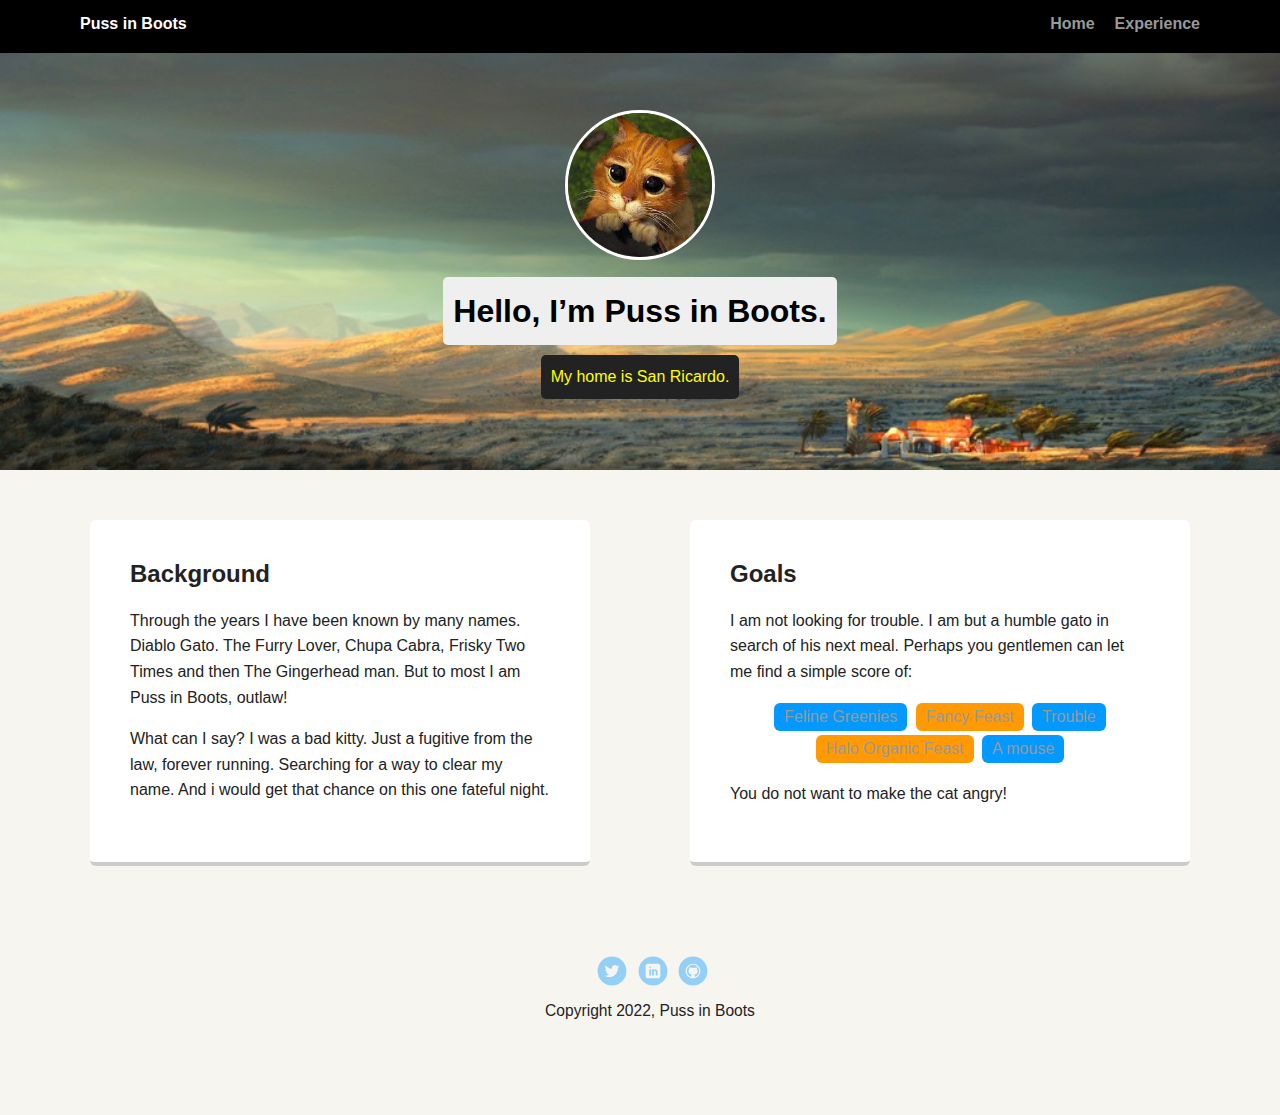
<file: index.html>
<!doctype html>
<html lang="en">
<head>
  <meta charset="utf-8">
  <title>Puss in Boots' Profile</title>
  <meta name="viewport" content="width=device-width, initial-scale=1.0">
  <link rel="stylesheet" href="styles.css">
  <link href="#" rel="stylesheet"></head>
  <body>

    <div class="main-nav">
        <ul class="nav">
          <li class="name">Puss in Boots</li>
          <li><a href="index.html">Home</a></li>
          <li><a href="experience.html">Experience</a></li>
        </ul>
    </div>

    <header>
      <img src="images/PussInBoots.jpeg" alt="Photo of Puss in Boots" class="profile-image">
      <h1 class="tag name">Hello, I’m Puss in Boots.</h1>
      <p class="tag location">My home is San Ricardo.</p>
    </header>

    <main class="flex">
      <div class="card">
        <h2>Background</h2>
        <p>Through the years I have been known by many names. Diablo Gato. The Furry Lover, Chupa Cabra, Frisky Two Times and then The Gingerhead man. But to most I am Puss in Boots, outlaw!</p>
        <p>What can I say? I was a bad kitty. Just a fugitive from the law, forever running. Searching for a way to clear my name. And i would get that chance on this one fateful night.</p>
      </div>

      <div class="card">
        <h2>Goals</h2>
        <p>I am not looking for trouble. I am but a humble gato in search of his next meal. Perhaps you gentlemen can let me find a simple score of:</p>
        <ul class="skills">
          <li><a href="Feline_Greenies.html">Feline Greenies</a></li>
          <li><a href="Fancy_Feast.html">Fancy Feast</a></li>
          <li><a href="trouble.html">Trouble</a></li>
          <li><a href="halo.html">Halo Organic Feast</a></li>
          <li><a href="mouse.html">A mouse</a></li>
        </ul>
        <p>You do not want to make the cat angry!</p>
      </div>

    </main>
    <footer>
      <ul>
        <li><a href="http://twitter.com/bishop341b" target="_blank" class="social twitter">Twitter</a></li>
        <li><a href="http://www.linkedin.com/in/spencer341b" target="_blank" class="social linkedin">LinkedIn</a></li>
        <li><a href="https://github.com/Bishop341b" target="_blank" class="social github">Github</a></li>
      </ul>
      <p class="copyright">Copyright 2022, Puss in Boots</p>
    </footer>
  </body>
  </html>
</file>
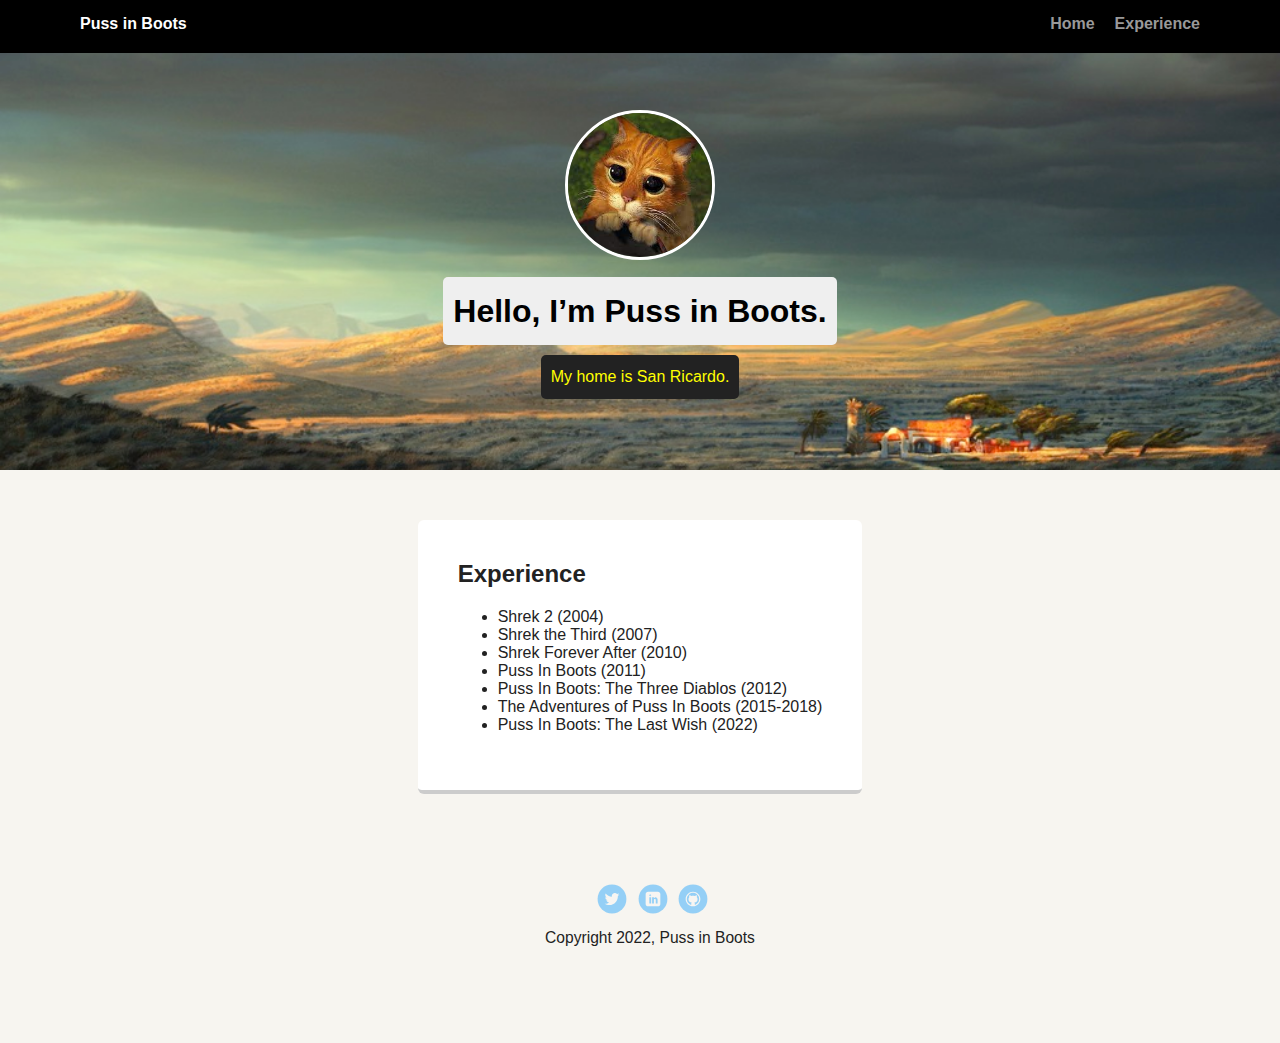
<file: experience.html>
<!doctype html>
<html lang="en">
<head>
  <meta charset="utf-8">
  <title>Puss in Boots' Profile</title>
  <meta name="viewport" content="width=device-width, initial-scale=1.0">
  <link rel="stylesheet" href="styles.css">
  <link href="#" rel="stylesheet"></head>
  <body>

    <div class="main-nav">
        <ul class="nav">
          <li class="name">Puss in Boots</li>
          <li><a href="index.html">Home</a></li>
          <li><a href="experience.html">Experience</a></li>
        </ul>
    </div>

    <header>
      <img src="images/PussInBoots.jpeg" alt="Photo of Puss in Boots" class="profile-image">
      <h1 class="tag name">Hello, I’m Puss in Boots.</h1>
      <p class="tag location">My home is San Ricardo.</p>
    </header>

    <main class="flex">
      <div class="card">
        <h2>Experience</h2>
        <ul>
          <li>Shrek 2 (2004)</li>
          <li>Shrek the Third (2007)</li>
          <li>Shrek Forever After (2010)</li>
          <li>Puss In Boots (2011)</li>
          <li>Puss In Boots: The Three Diablos (2012)</li>
          <li>The Adventures of Puss In Boots (2015-2018)</li>
          <li>Puss In Boots: The Last Wish (2022)</li>
        </ul>
      </div>

    </main>
    <footer>
      <ul>
        <li><a href="http://twitter.com/bishop341b" target="_blank" class="social twitter">Twitter</a></li>
        <li><a href="http://www.linkedin.com/in/spencer341b" target="_blank" class="social linkedin">LinkedIn</a></li>
        <li><a href="https://github.com/Bishop341b" target="_blank" class="social github">Github</a></li>
      </ul>
      <p class="copyright">Copyright 2022, Puss in Boots</p>
    </footer>
  </body>
  </html>
</file>
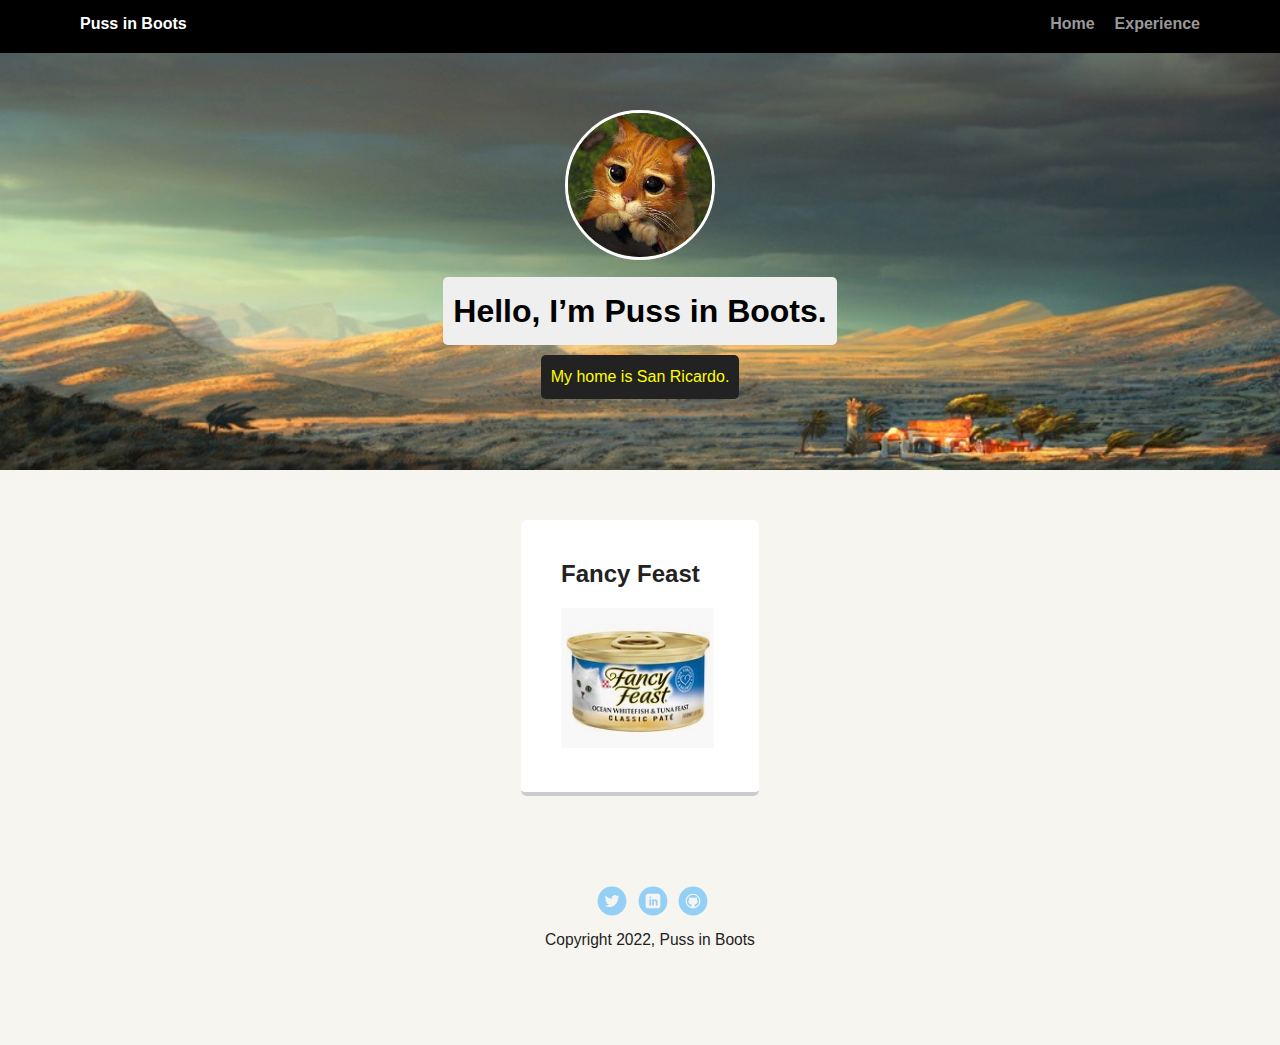
<file: Fancy_Feast.html>
<!doctype html>
<html lang="en">
<head>
  <meta charset="utf-8">
  <title>Puss in Boots' Profile</title>
  <meta name="viewport" content="width=device-width, initial-scale=1.0">
  <link rel="stylesheet" href="styles.css">
  <link href="#" rel="stylesheet"></head>
  <body>

    <div class="main-nav">
        <ul class="nav">
          <li class="name">Puss in Boots</li>
          <li><a href="index.html">Home</a></li>
          <li><a href="experience.html">Experience</a></li>
        </ul>
    </div>

    <header>
      <img src="images/PussInBoots.jpeg" alt="Photo of Puss in Boots" class="profile-image">
      <h1 class="tag name">Hello, I’m Puss in Boots.</h1>
      <p class="tag location">My home is San Ricardo.</p>
    </header>

    <main class="flex">
      <div class="card">
        <h2>Fancy Feast</h2>
        <img src="images/FancyFeast.jpeg" alt="Photo of Fancy Feast">
      </div>

    </main>
    <footer>
      <ul>
        <li><a href="http://twitter.com/bishop341b" target="_blank" class="social twitter">Twitter</a></li>
        <li><a href="http://www.linkedin.com/in/spencer341b" target="_blank" class="social linkedin">LinkedIn</a></li>
        <li><a href="https://github.com/Bishop341b" target="_blank" class="social github">Github</a></li>
      </ul>
      <p class="copyright">Copyright 2022, Puss in Boots</p>
    </footer>
  </body>
  </html>
</file>
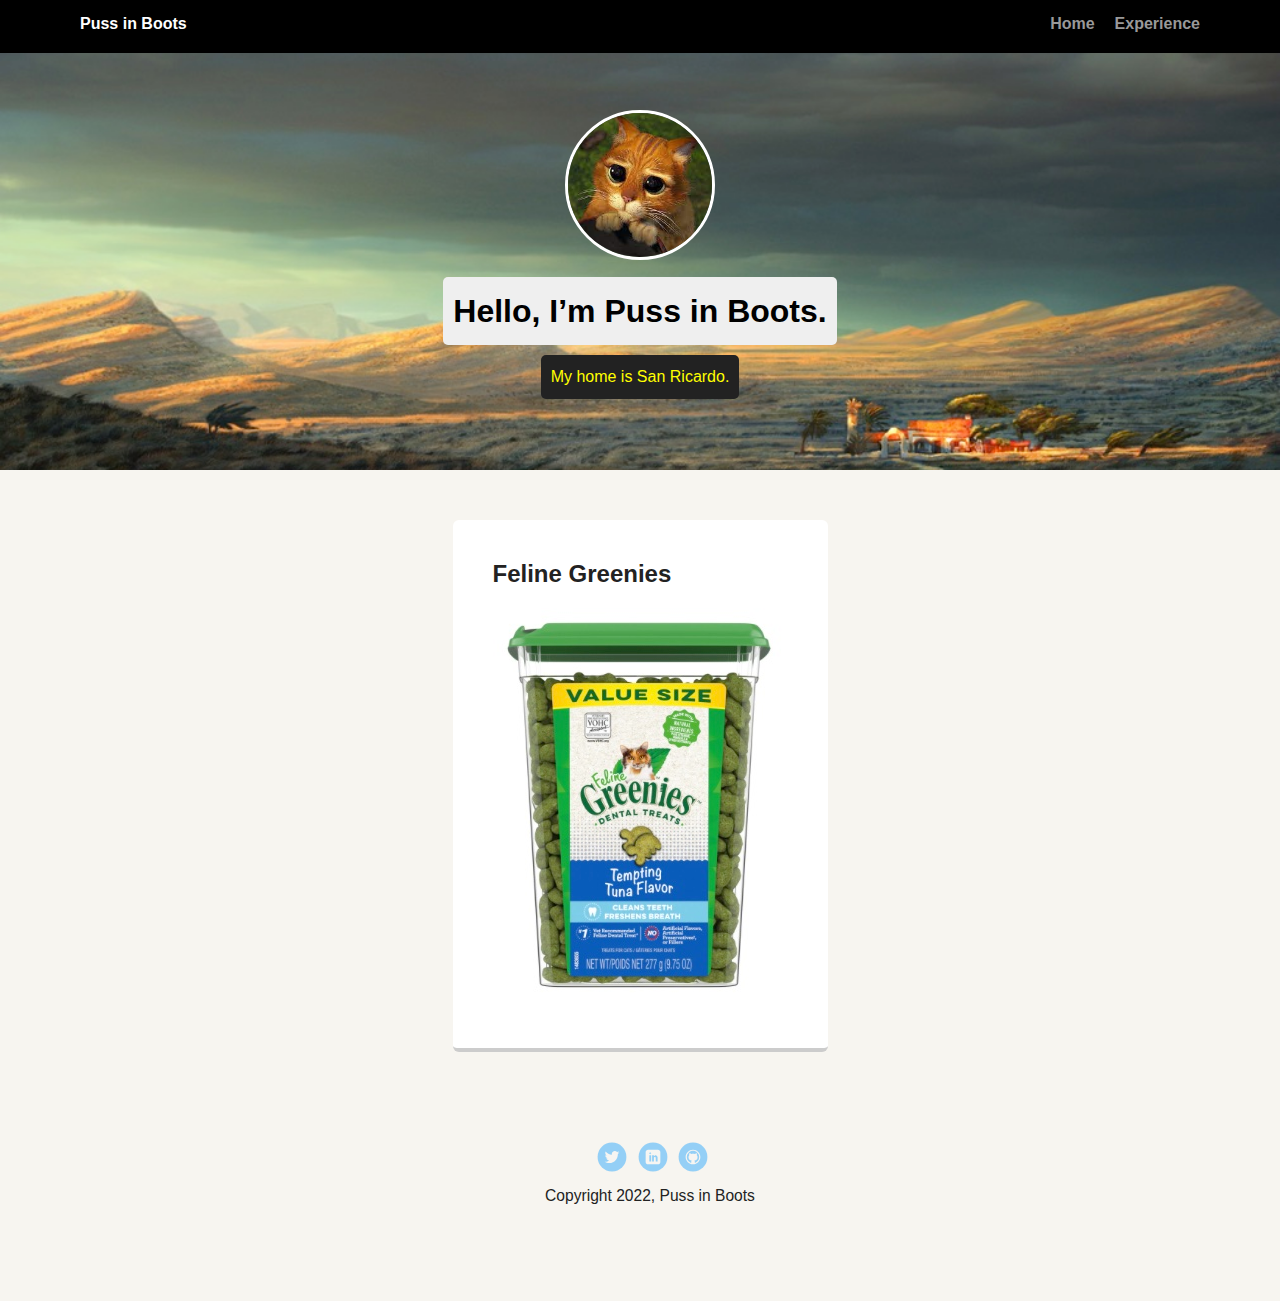
<file: Feline_Greenies.html>
<!doctype html>
<html lang="en">
<head>
  <meta charset="utf-8">
  <title>Puss in Boots' Profile</title>
  <meta name="viewport" content="width=device-width, initial-scale=1.0">
  <link rel="stylesheet" href="styles.css">
  <link href="#" rel="stylesheet"></head>
  <body>

    <div class="main-nav">
        <ul class="nav">
          <li class="name">Puss in Boots</li>
          <li><a href="index.html">Home</a></li>
          <li><a href="experience.html">Experience</a></li>
        </ul>
    </div>

    <header>
      <img src="images/PussInBoots.jpeg" alt="Photo of Puss in Boots" class="profile-image">
      <h1 class="tag name">Hello, I’m Puss in Boots.</h1>
      <p class="tag location">My home is San Ricardo.</p>
    </header>

    <main class="flex">
      <div class="card">
        <h2>Feline Greenies</h2>
        <img src="images/greenies.jpeg" alt="Photo of Feline Greenies">
      </div>

    </main>
    <footer>
      <ul>
        <li><a href="http://twitter.com/bishop341b" target="_blank" class="social twitter">Twitter</a></li>
        <li><a href="http://www.linkedin.com/in/spencer341b" target="_blank" class="social linkedin">LinkedIn</a></li>
        <li><a href="https://github.com/Bishop341b" target="_blank" class="social github">Github</a></li>
      </ul>
      <p class="copyright">Copyright 2022, Puss in Boots</p>
    </footer>
  </body>
  </html>
</file>
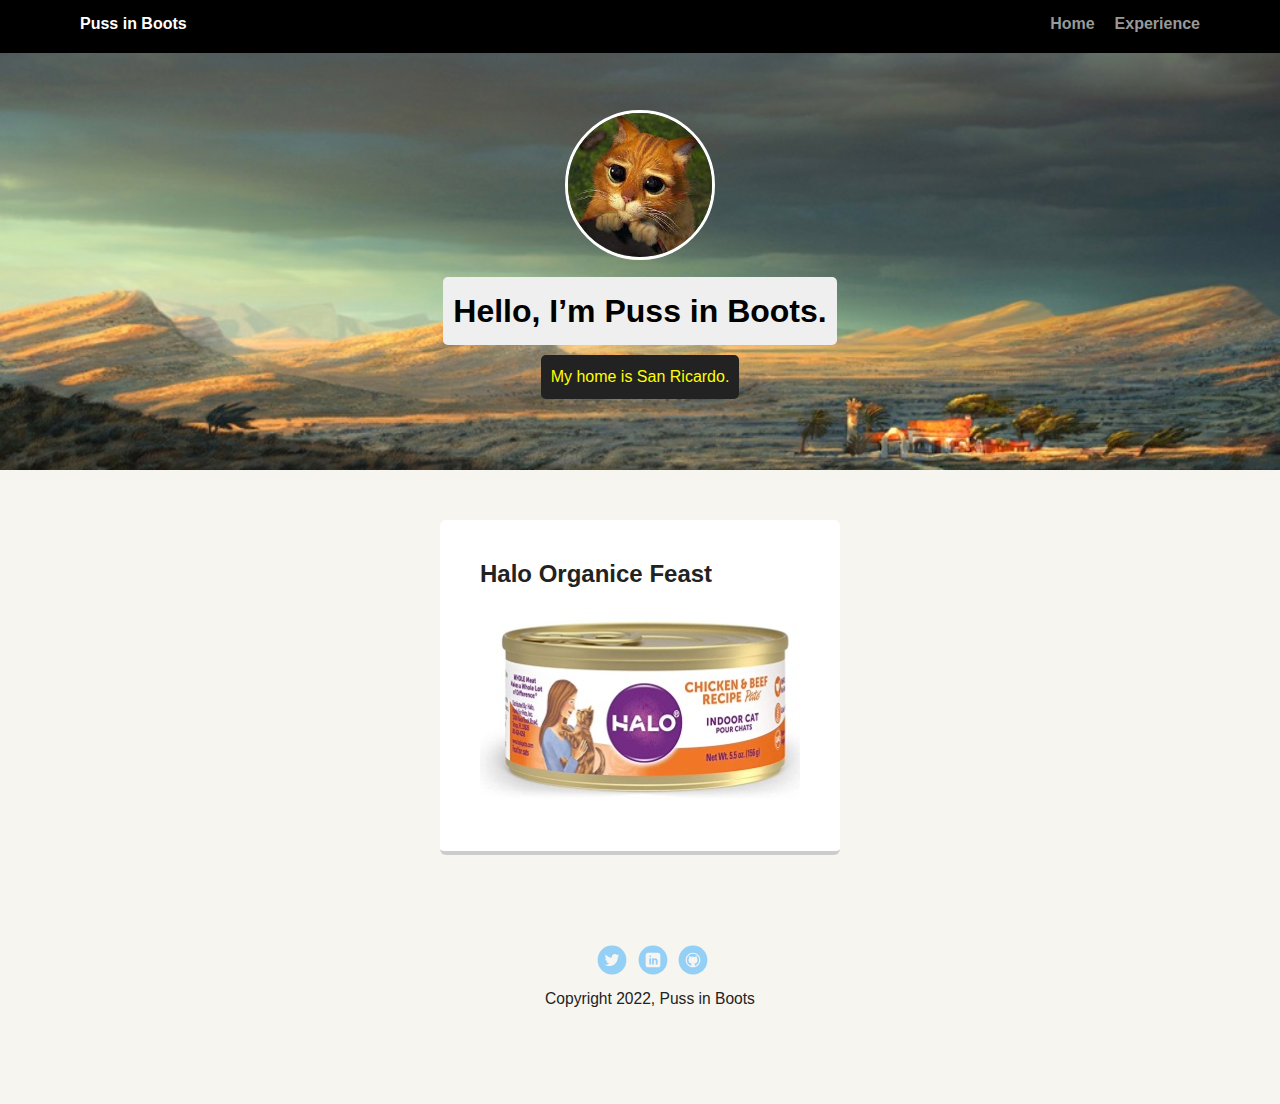
<file: halo.html>
<!doctype html>
<html lang="en">
<head>
  <meta charset="utf-8">
  <title>Puss in Boots' Profile</title>
  <meta name="viewport" content="width=device-width, initial-scale=1.0">
  <link rel="stylesheet" href="styles.css">
  <link href="#" rel="stylesheet"></head>
  <body>

    <div class="main-nav">
        <ul class="nav">
          <li class="name">Puss in Boots</li>
          <li><a href="index.html">Home</a></li>
          <li><a href="experience.html">Experience</a></li>
        </ul>
    </div>

    <header>
      <img src="images/PussInBoots.jpeg" alt="Photo of Puss in Boots" class="profile-image">
      <h1 class="tag name">Hello, I’m Puss in Boots.</h1>
      <p class="tag location">My home is San Ricardo.</p>
    </header>

    <main class="flex">
      <div class="card">
        <h2>Halo Organice Feast</h2>
        <img src="images/halo.jpeg" alt="Photo of Halo">
      </div>

    </main>
    <footer>
      <ul>
        <li><a href="http://twitter.com/bishop341b" target="_blank" class="social twitter">Twitter</a></li>
        <li><a href="http://www.linkedin.com/in/spencer341b" target="_blank" class="social linkedin">LinkedIn</a></li>
        <li><a href="https://github.com/Bishop341b" target="_blank" class="social github">Github</a></li>
      </ul>
      <p class="copyright">Copyright 2022, Puss in Boots</p>
    </footer>
  </body>
  </html>
</file>
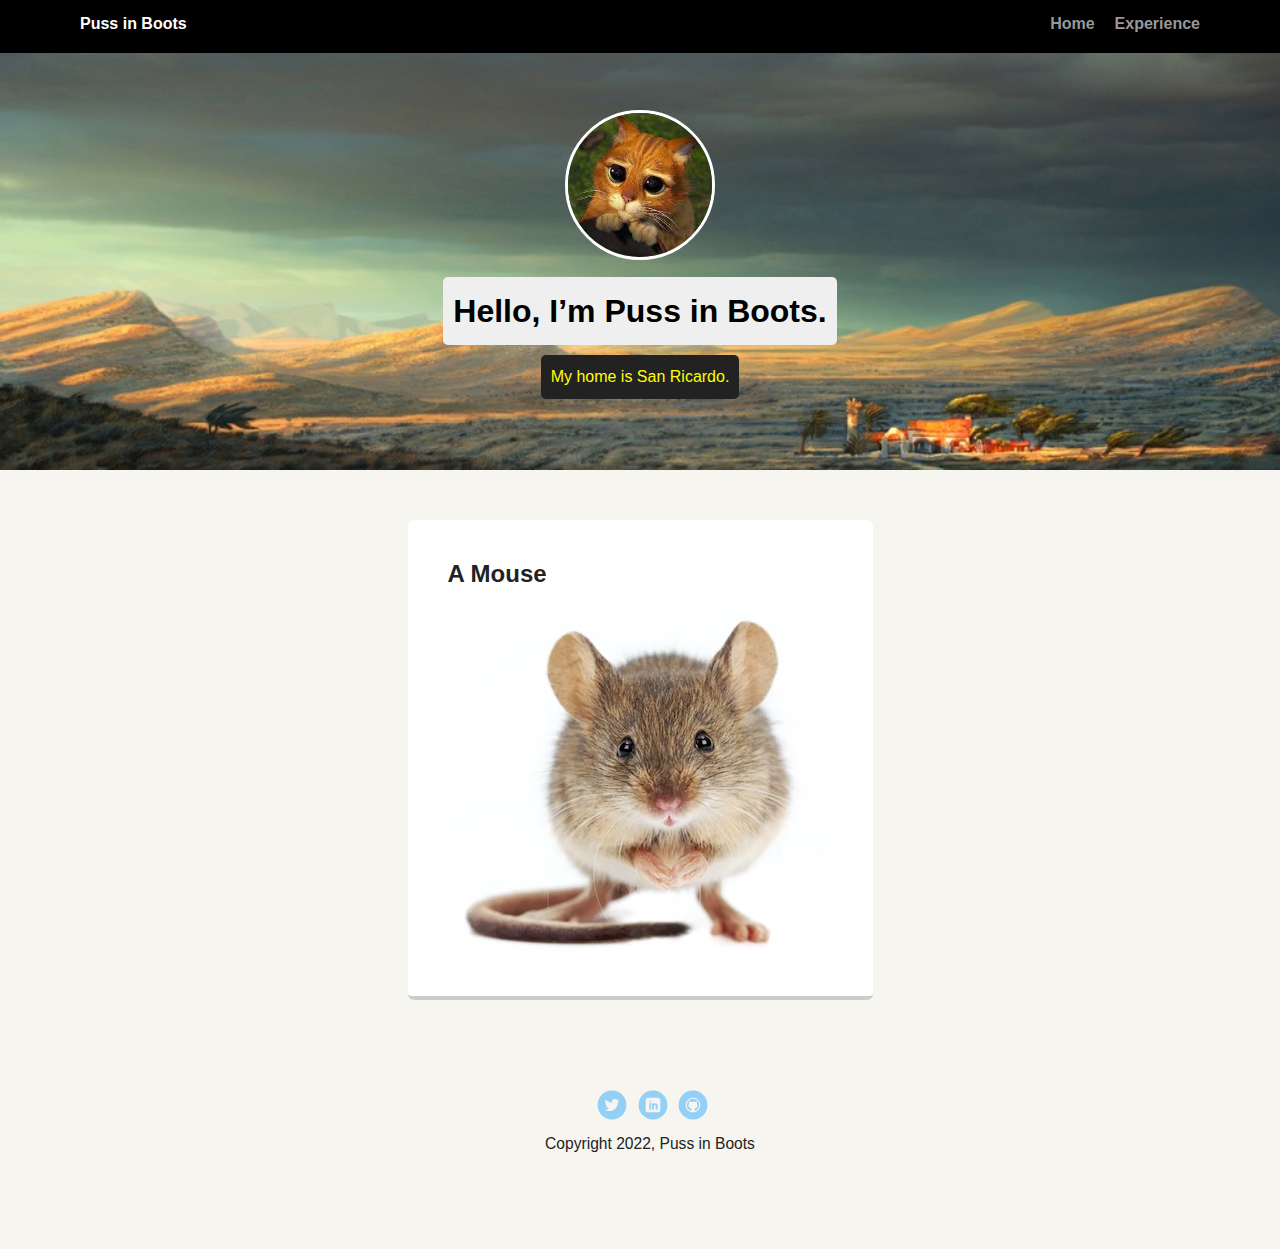
<file: mouse.html>
<!doctype html>
<html lang="en">
<head>
  <meta charset="utf-8">
  <title>Puss in Boots' Profile</title>
  <meta name="viewport" content="width=device-width, initial-scale=1.0">
  <link rel="stylesheet" href="styles.css">
  <link href="#" rel="stylesheet"></head>
  <body>

    <div class="main-nav">
        <ul class="nav">
          <li class="name">Puss in Boots</li>
          <li><a href="index.html">Home</a></li>
          <li><a href="experience.html">Experience</a></li>
        </ul>
    </div>

    <header>
      <img src="images/PussInBoots.jpeg" alt="Photo of Puss in Boots" class="profile-image">
      <h1 class="tag name">Hello, I’m Puss in Boots.</h1>
      <p class="tag location">My home is San Ricardo.</p>
    </header>

    <main class="flex">
      <div class="card">
        <h2>A Mouse</h2>
        <img src="images/mouse.jpeg" alt="A Photo of a Mouse">
      </div>

    </main>
    <footer>
      <ul>
        <li><a href="http://twitter.com/bishop341b" target="_blank" class="social twitter">Twitter</a></li>
        <li><a href="http://www.linkedin.com/in/spencer341b" target="_blank" class="social linkedin">LinkedIn</a></li>
        <li><a href="https://github.com/Bishop341b" target="_blank" class="social github">Github</a></li>
      </ul>
      <p class="copyright">Copyright 2022, Puss in Boots</p>
    </footer>
  </body>
  </html>
</file>
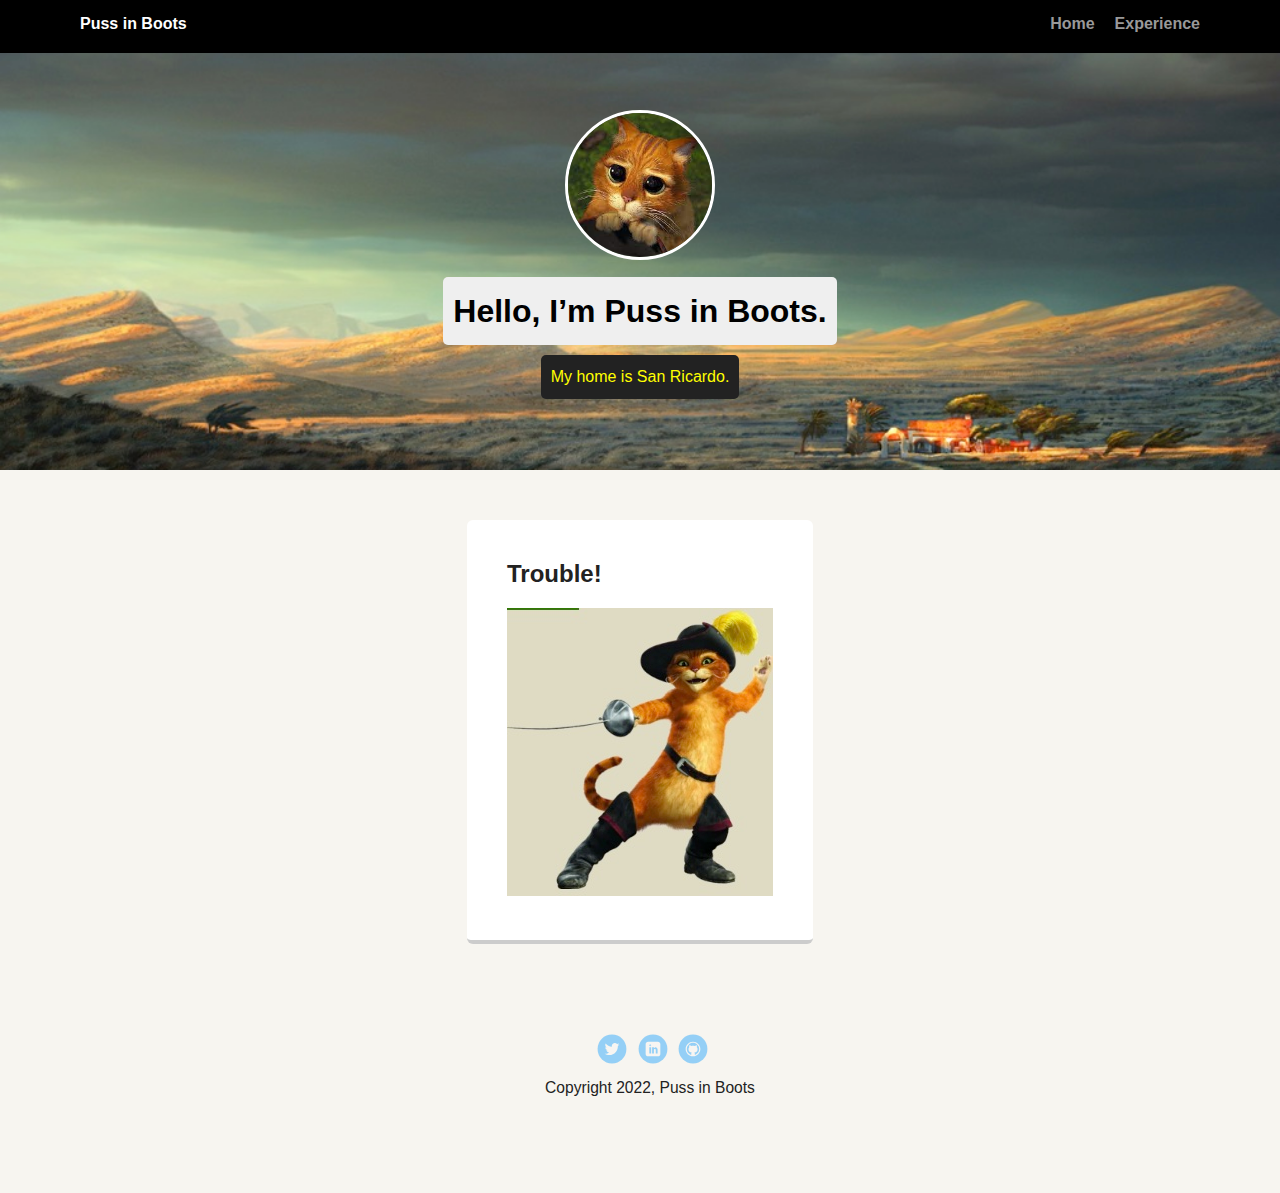
<file: trouble.html>
<!doctype html>
<html lang="en">
<head>
  <meta charset="utf-8">
  <title>Puss in Boots' Profile</title>
  <meta name="viewport" content="width=device-width, initial-scale=1.0">
  <link rel="stylesheet" href="styles.css">
  <link href="#" rel="stylesheet"></head>
  <body>

    <div class="main-nav">
        <ul class="nav">
          <li class="name">Puss in Boots</li>
          <li><a href="index.html">Home</a></li>
          <li><a href="experience.html">Experience</a></li>
        </ul>
    </div>

    <header>
      <img src="images/PussInBoots.jpeg" alt="Photo of Puss in Boots" class="profile-image">
      <h1 class="tag name">Hello, I’m Puss in Boots.</h1>
      <p class="tag location">My home is San Ricardo.</p>
    </header>

    <main class="flex">
      <div class="card">
        <h2>Trouble!</h2>
        <img src="images/trouble.jpeg" alt="Photo of Puss in Boots">
      </div>

    </main>
    <footer>
      <ul>
        <li><a href="http://twitter.com/bishop341b" target="_blank" class="social twitter">Twitter</a></li>
        <li><a href="http://www.linkedin.com/in/spencer341b" target="_blank" class="social linkedin">LinkedIn</a></li>
        <li><a href="https://github.com/Bishop341b" target="_blank" class="social github">Github</a></li>
      </ul>
      <p class="copyright">Copyright 2022, Puss in Boots</p>
    </footer>
  </body>
  </html>
</file>
<file: styles.css>
/* Global Layout Set-up */
* {
  box-sizing: border-box;
}

body {
  margin: 0;
  padding: 0;
  text-align: center;
  font-family: 'Roboto', sans-serif;
  color: #222;
  background: #f7f5f0;
}
/* Link Styles */

a {
  text-decoration: none;
  color: #999;
}
a:hover {
  color: #6633ff;
}

/* Section Styles */

.main-nav {
  width: 100%;
  background: black;
  min-height: 30px;
  padding: 10px;
  position: fixed;
  text-align: center;
}
.nav {
  display: flex;
  justify-content: space-around;
  font-weight: 700;
  list-style-type: none;
  margin: 0 auto;
  padding: 0;
}

.nav .name {
    display: block;
    margin-right: auto;
    color: white;
}
.nav li {
  padding: 5px 10px 10px 10px;
}
.nav a {
  transition: all .5s;
}
.nav a:hover {
  color: white
}

header {
  text-align: center;
  background: url('images/landscape.jpeg') no-repeat top center ;
  background-size: cover;
  overflow: hidden;
  padding-top: 60px;
}
header {
  line-height: 1.5;
}
header .profile-image {
  margin-top: 50px;
  width: 150px;
  height: 150px;
  border-radius: 50%;
  border: 3px solid white;
  transition: all .5s;
}
header .profile-image:hover {
  transform: scale(1.2) rotate(5deg);
}
.tag {
  background-color: #efefef;
  color: black;
  padding: 10px;
  border-radius: 5px;
  display: table;
  margin: 10px auto;
}
.location {
  background-color: #222;
  color: yellow;
}
.card {
  margin: 30px;
  padding: 20px 40px 40px;
  max-width: 500px;
  text-align: left;
  background: #fff;
  border-bottom: 4px solid #ccc;
  border-radius: 6px;
  transition: all .5s;
}
.card:hover {
  border-color: #ff99ff;
}

ul.skills {
  padding: 0;
  text-align: center;
}

.skills li {
  border-radius: 6px;
  display: inline-block;
  background: #ff9904;
  color: white;
  padding: 5px 10px;
  margin: 2px;
}

.skills li:nth-child(odd) {
  background: #0399ff;
}

footer {
  width: 100%;
  min-height: 30px;
  padding: 20px 0 40px 20px;
}

footer .copyright {
  top: -8px;
  font-size: .75em;
}

footer ul {
  list-style-type: none;
  margin: 0;
  padding: 0;
}

footer ul li {
  display: inline-block;
}

a.social {
  display: inline-block;
  text-indent: -9999px;
  margin-left: 5px;
  width: 30px;
  height: 30px;
  background-size: 30px 30px;
  opacity: .4;
  transition: all .5s;
}
a.twitter {
  background-image: url(images/twitter.svg);
}
a.linkedin {
  background-image: url(images/linkedin.svg);
}
a.github {
  background-image: url(images/github.svg);
}
a.social:hover {
  opacity: 1;
}
.clearfix {
  clear: both;
}

/* Styles for larger screens */
@media screen and (min-width: 720px) {

  .flex {
      display: -ms-flexbox;      /* TWEENER - IE 10 */
      display: flex;
      max-width: 1200px;
      -ms-flex-pack: distribute;
      justify-content: space-around;
      margin: 0 auto;
  }

  header {
    min-height: 470px;
  }

  .nav {
    max-width: 1200px;
    padding: 0 30px;
  }


  main {
    padding-top: 20px;
  }

  main p {
    line-height: 1.6em;
  }

  footer {
    font-size: 1.3em;
    max-width: 1200px;
    margin: 40px auto;
  }

}
</file>
